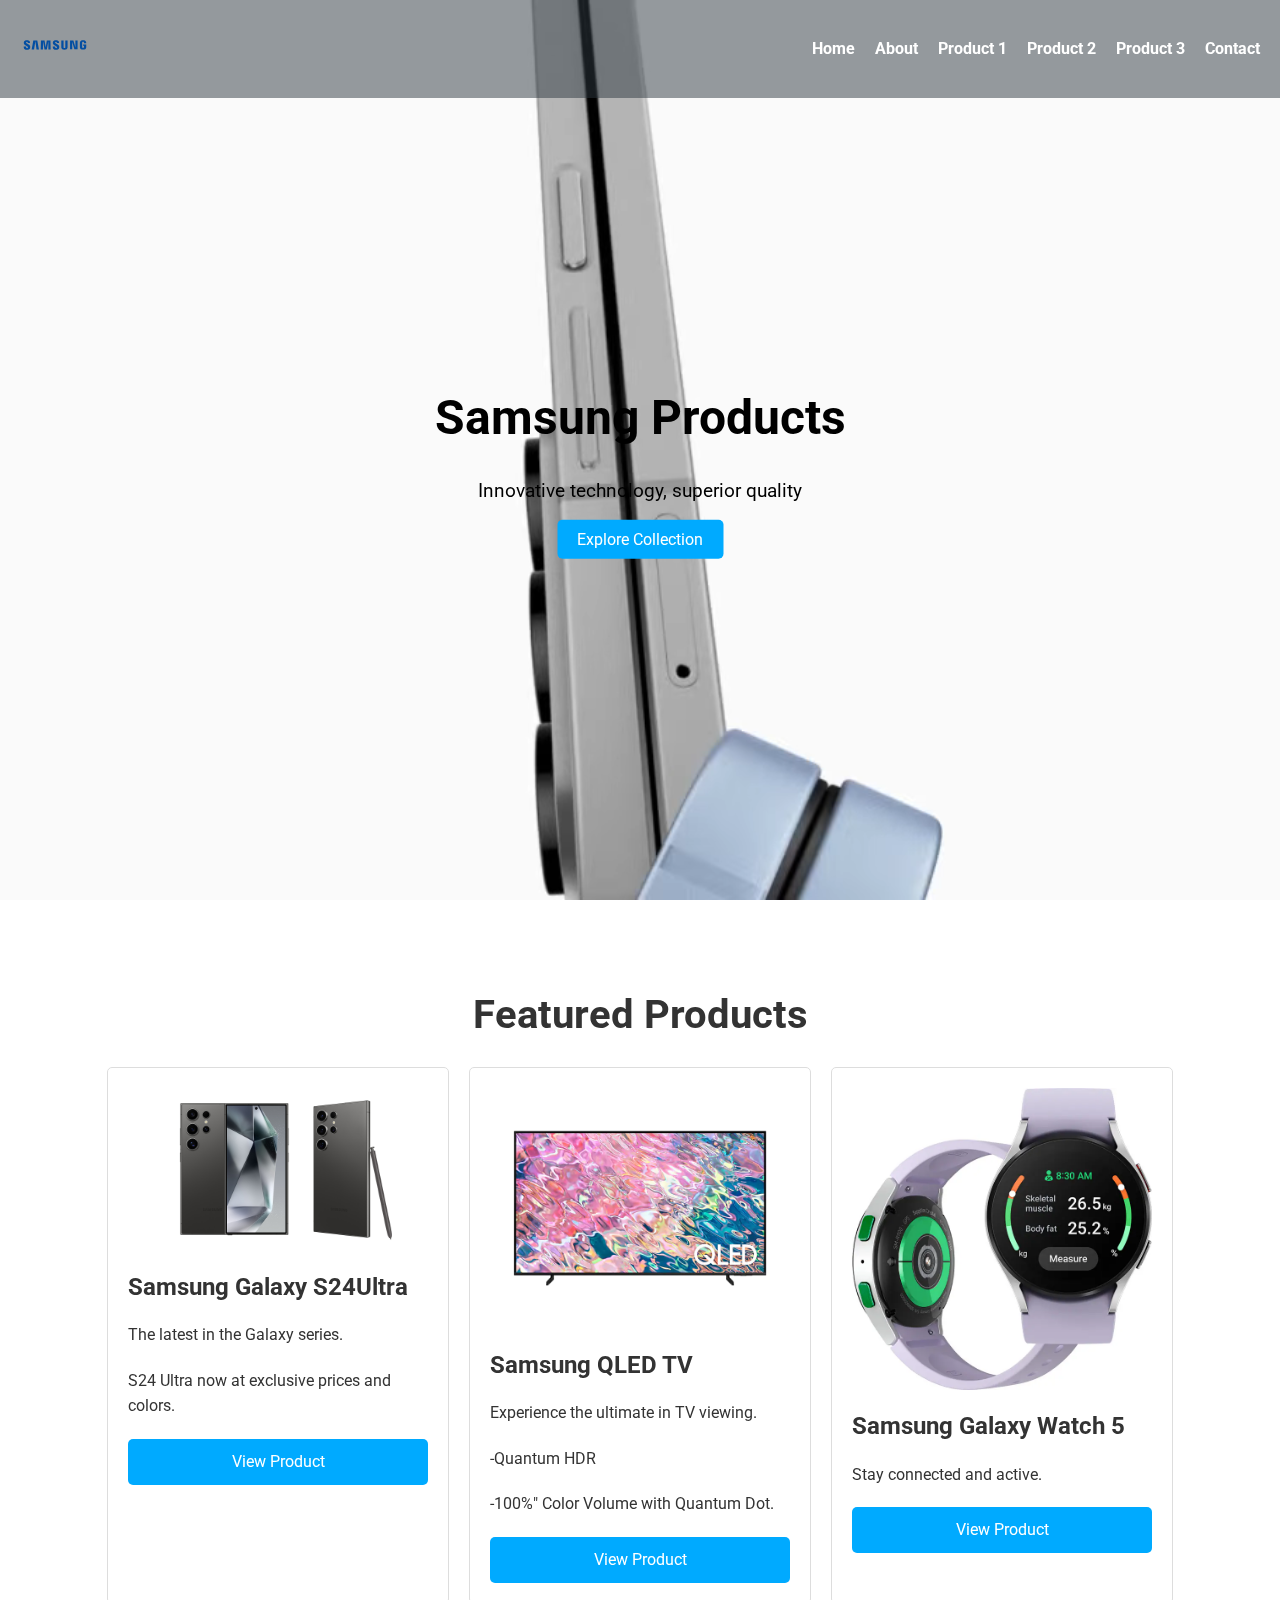
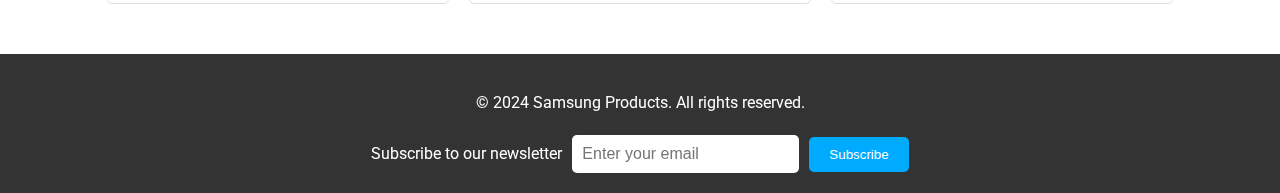
<file: cssProject/index.html>
<!DOCTYPE html>
<html lang="en">
<head>
    <meta charset="UTF-8">
    <meta name="viewport" content="width=device-width, initial-scale=1.0">
    <title>Samsung Products</title>
    <link rel="stylesheet" href="styles.css">
    <link href="https://fonts.googleapis.com/css2?family=Roboto:wght@400;700&display=swap" rel="stylesheet">
</head>
<body>
    <header>
        <div class="video-container">
            <video autoplay muted loop id="bg-video">
                <source src="b.webm" type="video/webm">
                Your browser does not support HTML5 video.
            </video>
        </div>
        <nav>
            <div class="logo">
                <img src="samsung-logo.svg" alt="Samsung Logo">
            </div>
            <ul>
                <li><a href="index.html">Home</a></li>
                <li><a href="about.html">About</a></li>
                <li><a href="product1.html">Product 1</a></li>
                <li><a href="product2.html">Product 2</a></li>
                <li><a href="product3.html">Product 3</a></li>
                <li><a href="contact.html">Contact</a></li>
            </ul>
        </nav>
        <div class="hero-content">
            <h1>Samsung Products</h1>
            <p>Innovative technology, superior quality</p>
            <a href="product1.html" class="cta">Explore Collection</a>
        </div>
    </header>
    <main>
        <section class="featured-products">
            <h2>Featured Products</h2>
            <div class="product-grid">
                <article>
                    <img src="S24Ultra.jpg" alt="Product 1">
                    <h3>Samsung Galaxy S24Ultra</h3>
                    <p>The latest in the Galaxy series.</p>
                    <p>S24 Ultra now at exclusive prices and colors.</p>
                    <a href="product1.html" class="cta">View Product</a>
                </article>
                <article>
                    <img src="qled.webp" alt="Product 2">
                    <h3>Samsung QLED TV</h3>
                    <p>Experience the ultimate in TV viewing.</p>
                    <p>-Quantum HDR

                       </p>
                        <p>

                            -100%" Color Volume with Quantum Dot.</p>

                    <a href="product2.html" class="cta">View Product</a>
                </article>
                <article>
                    <img src="galaxy-watch5.webp" alt="Product 3">
                    <h3>Samsung Galaxy Watch 5</h3>
                    <p>Stay connected and active.</p>
                    <a href="product3.html" class="cta">View Product</a>
                </article>
            </div>
        </section>
    </main>
    <footer>
        <div class="footer-content">
            <p>&copy; 2024 Samsung Products. All rights reserved.</p>
            <form>
                <label for="email">Subscribe to our newsletter</label>
                <input type="email" id="email" name="email" placeholder="Enter your email">
                <button type="submit">Subscribe</button>
            </form>
        </div>
    </footer>
</body>
</html>
</file>
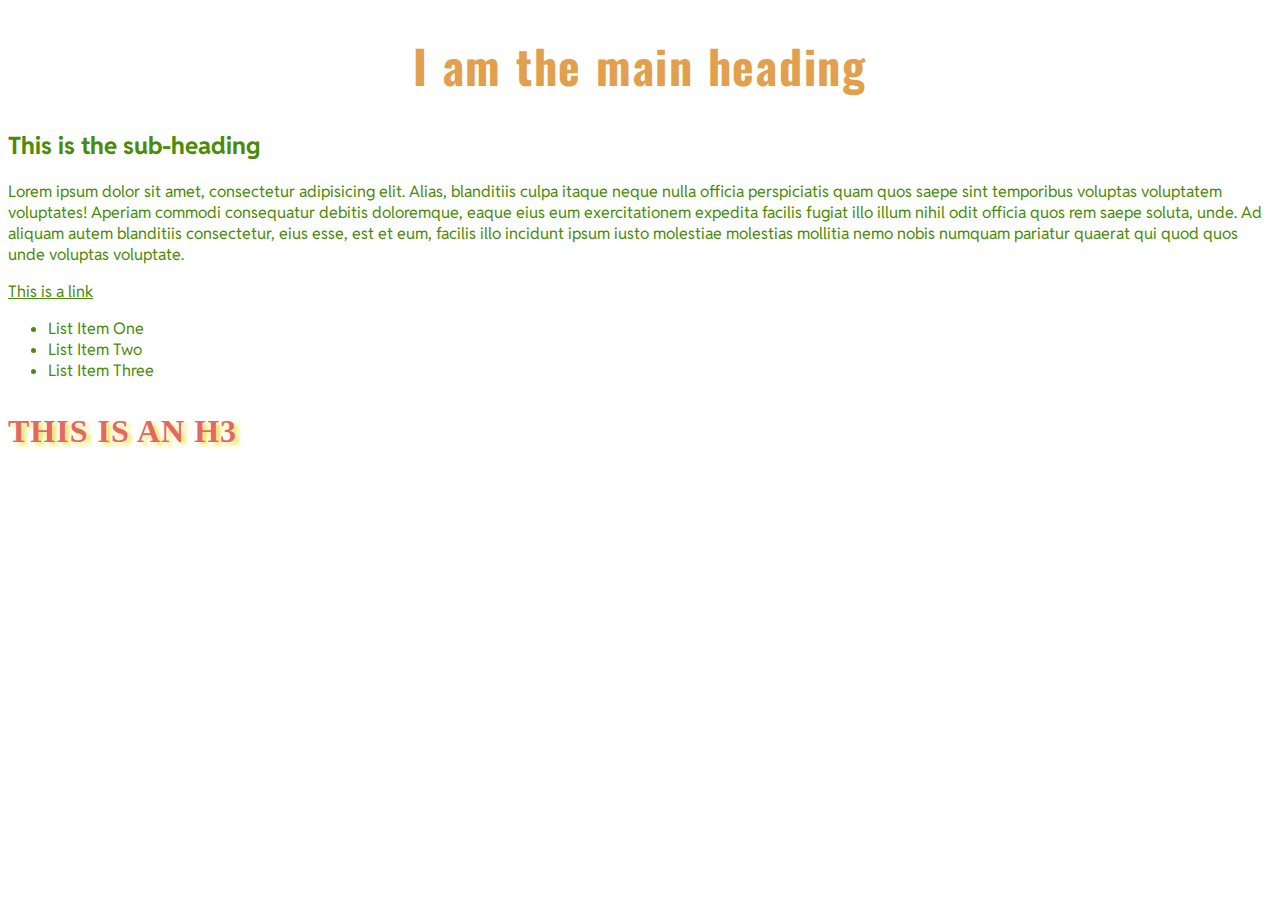
<file: lab-2/index.html>
<!doctype html>
<html lang="en">
  <head>
    <!--
    If in pairs add names here
    -->
    <meta charset="utf-8">
    <meta name="viewport" content="width=device-width, initial-scale=1">
    <meta name="description" content="This is the HTML for Lab Two">
    <title>Lab Two</title>
    <meta name="robots" content="noindex, nofollow">
    <!-- Step one -->

    <link rel="stylesheet" href="./css/style.css">
    <link rel="preconnect" href="https://fonts.googleapis.com">
<link rel="preconnect" href="https://fonts.gstatic.com" crossorigin>
<link href="https://fonts.googleapis.com/css2?family=Oswald:wght@200..700&family=Reddit+Sans:ital,wght@0,200..900;1,200..900&display=swap" rel="stylesheet">
  </head>
  <body>
    <!-- Step two & three -->
    <h1>I am the main heading</h1>
    <h2>This is the sub-heading</h2>
    <!-- Step four & five -->
    <p>Lorem ipsum dolor sit amet, consectetur adipisicing elit. Alias, blanditiis culpa itaque neque nulla officia perspiciatis quam quos saepe sint temporibus voluptas voluptatem voluptates! Aperiam commodi consequatur debitis doloremque, eaque eius eum exercitationem expedita facilis fugiat illo illum nihil odit officia quos rem saepe soluta, unde. Ad aliquam autem blanditiis consectetur, eius esse, est et eum, facilis illo incidunt ipsum iusto molestiae molestias mollitia nemo nobis numquam pariatur quaerat qui quod quos unde voluptas voluptate.</p>
    <a href="#">This is a link</a>
    <ul>
      <li>List Item One</li>
      <li>List Item Two</li>
      <li>List Item Three</li>
    </ul>
    <!-- Step six -->
    <h3>This is an h3</h3>
  </body>
</html>
</file>
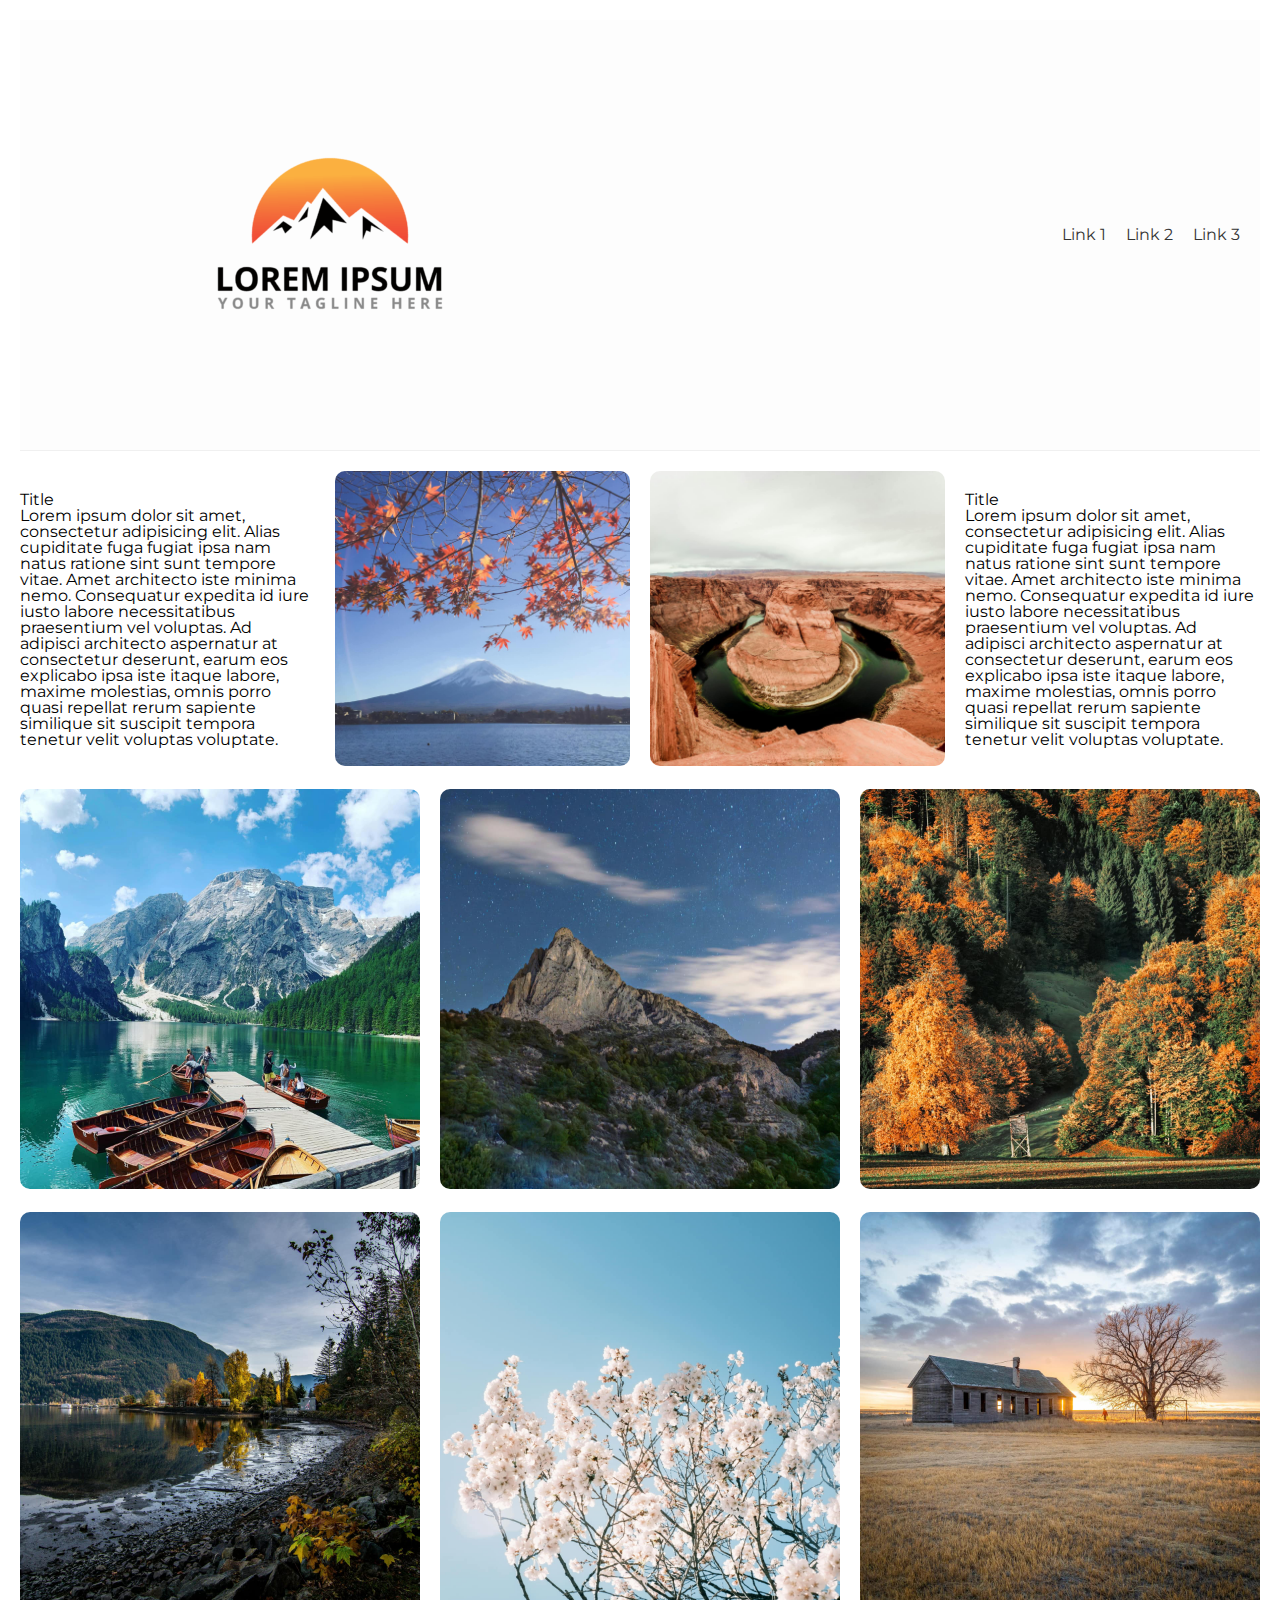
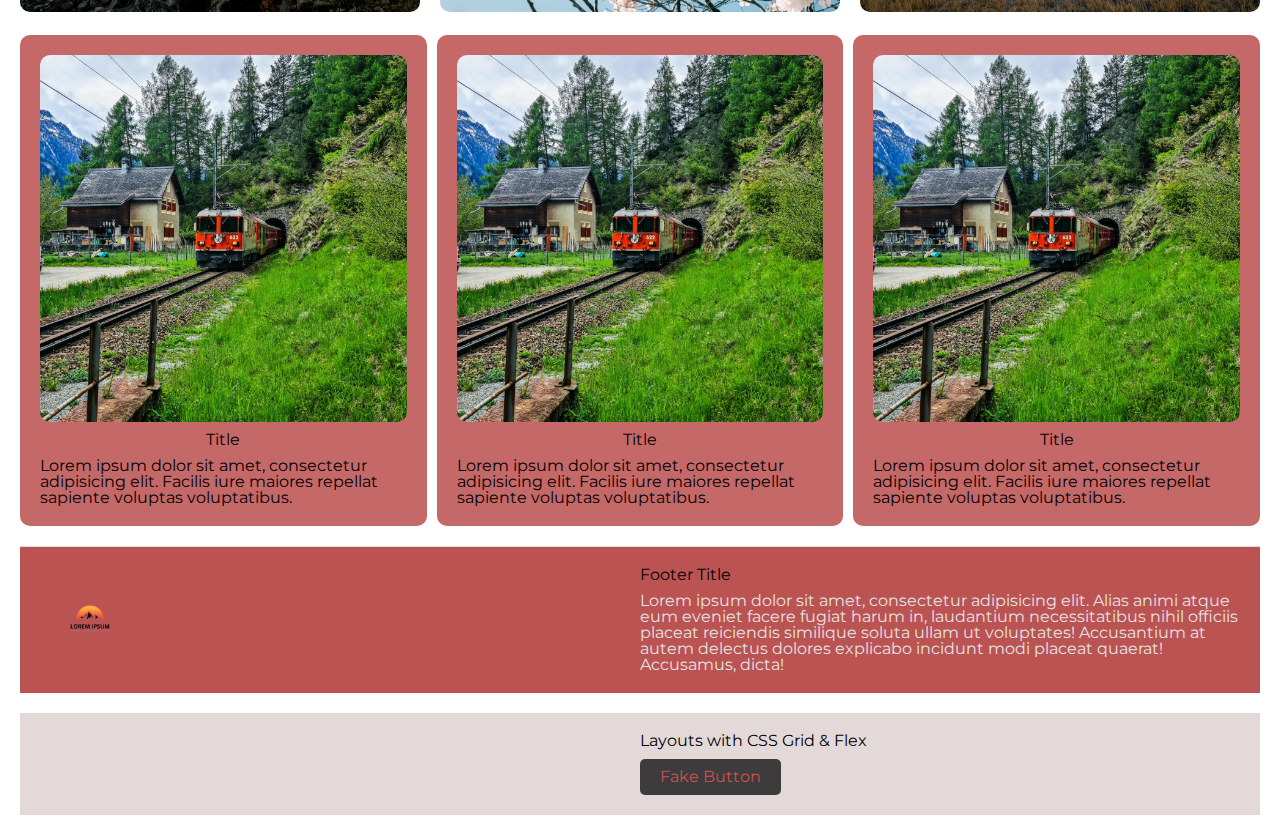
<file: week-4-student/index.html>
<!doctype html>
<html lang="en">
    <head>
        <meta charset="utf-8">
        <meta name="viewport" content="width=device-width, initial-scale=1">
        <meta name="description" content="This week we will be creating our layouts using CSS Grid and CSS Flexbox">
        <meta name="robots" content="noindex, nofollow">
        <title>Week 4 | CSS Grid & Flexbox</title>
        <!-- Add our fonts -->
        <link rel="preconnect" href="https://fonts.googleapis.com">
        <link rel="preconnect" href="https://fonts.gstatic.com" crossorigin>
        <link href="https://fonts.googleapis.com/css2?family=Montserrat:ital,wght@0,100..900;1,100..900&family=Roboto:ital,wght@0,100;0,300;0,400;0,500;0,700;0,900;1,100;1,300;1,400;1,500;1,700;1,900&display=swap" rel="stylesheet">
        <!-- Add our CSS -->
        <link rel="stylesheet" href="./css/reset.css">
        <link rel="stylesheet" href="./css/style.css">
    </head>
    <!-- we will be making the body element a grid container -->
    <body>
        <!-- we will be using flex for our header -->
        <header>
            <div>
                <a href="index.html"><img src="./img/logo.png" alt="header logo"></a>
            </div>
            <nav>
                <menu>
                    <li><a href="#">Link 1</a></li>
                    <li><a href="#">Link 2</a></li>
                    <li><a href="#">Link 3</a></li>
                </menu>
            </nav>
        </header>
        <section class="lesson-masthead">
            <div></div>
            <div>
                <h1>Layouts with CSS Grid & Flex</h1>
                <a href="#">Fake Button</a>
            </div>
        </section>
        <main>
            <section>
                <!-- text -->
                <div>
                    <h3>Title</h3>
                    <p>Lorem ipsum dolor sit amet, consectetur adipisicing elit. Alias cupiditate fuga fugiat ipsa nam natus ratione sint sunt tempore vitae. Amet architecto iste minima nemo. Consequatur expedita id iure iusto labore necessitatibus praesentium vel voluptas. Ad adipisci architecto aspernatur at consectetur deserunt, earum eos explicabo ipsa iste itaque labore, maxime molestias, omnis porro quasi repellat rerum sapiente similique sit suscipit tempora tenetur velit voluptas voluptate.</p>
                </div>
                <!-- image -->
                <div>
                    <img src="./img/2.jpg" alt="image 2">
                </div>
            </section>
            <section>
                <!-- image -->
                <div>
                    <img src="./img/3.jpg" alt="image 3">
                </div>
                <!-- text -->
                <div>
                    <h3>Title</h3>
                    <p>Lorem ipsum dolor sit amet, consectetur adipisicing elit. Alias cupiditate fuga fugiat ipsa nam natus ratione sint sunt tempore vitae. Amet architecto iste minima nemo. Consequatur expedita id iure iusto labore necessitatibus praesentium vel voluptas. Ad adipisci architecto aspernatur at consectetur deserunt, earum eos explicabo ipsa iste itaque labore, maxime molestias, omnis porro quasi repellat rerum sapiente similique sit suscipit tempora tenetur velit voluptas voluptate.</p>
                </div>
            </section>
            <section>
                <!-- six images -->
                <div>
                    <img src="./img/4.jpg" alt="sample image">
                </div>
                <div>
                    <img src="./img/5.jpg" alt="sample image">
                </div>
                <div>
                    <img src="./img/6.jpg" alt="sample image">
                </div>
                <div>
                    <img src="./img/7.jpg" alt="sample image">
                </div>
                <div>
                    <img src="./img/8.jpg" alt="sample image">
                </div>
                <div>
                    <img src="./img/9.jpg" alt="sample image">
                </div>
            </section>
        </main>
        <aside>
            <article>
                <img src="./img/10.jpg" alt="sample image">
                <h4>Title</h4>
                <p>Lorem ipsum dolor sit amet, consectetur adipisicing elit. Facilis iure maiores repellat sapiente voluptas voluptatibus.</p>
            </article>
            <article>
                <img src="./img/10.jpg" alt="sample image">
                <h4>Title</h4>
                <p>Lorem ipsum dolor sit amet, consectetur adipisicing elit. Facilis iure maiores repellat sapiente voluptas voluptatibus.</p>
            </article>
            <article>
                <img src="./img/10.jpg" alt="sample image">
                <h4>Title</h4>
                <p>Lorem ipsum dolor sit amet, consectetur adipisicing elit. Facilis iure maiores repellat sapiente voluptas voluptatibus.</p>
            </article>
        </aside>
        <footer>
            <div>
                <a href="index.html"><img src="./img/logo.png" alt="footer logo"></a>
            </div>
            <div>
                <h6>Footer Title</h6>
                <p>Lorem ipsum dolor sit amet, consectetur adipisicing elit. Alias animi atque eum eveniet facere fugiat harum in, laudantium necessitatibus nihil officiis placeat reiciendis similique soluta ullam ut voluptates! Accusantium at autem delectus dolores explicabo incidunt modi placeat quaerat! Accusamus, dicta!</p>
            </div>
        </footer>
    </body>
</html>
</file>
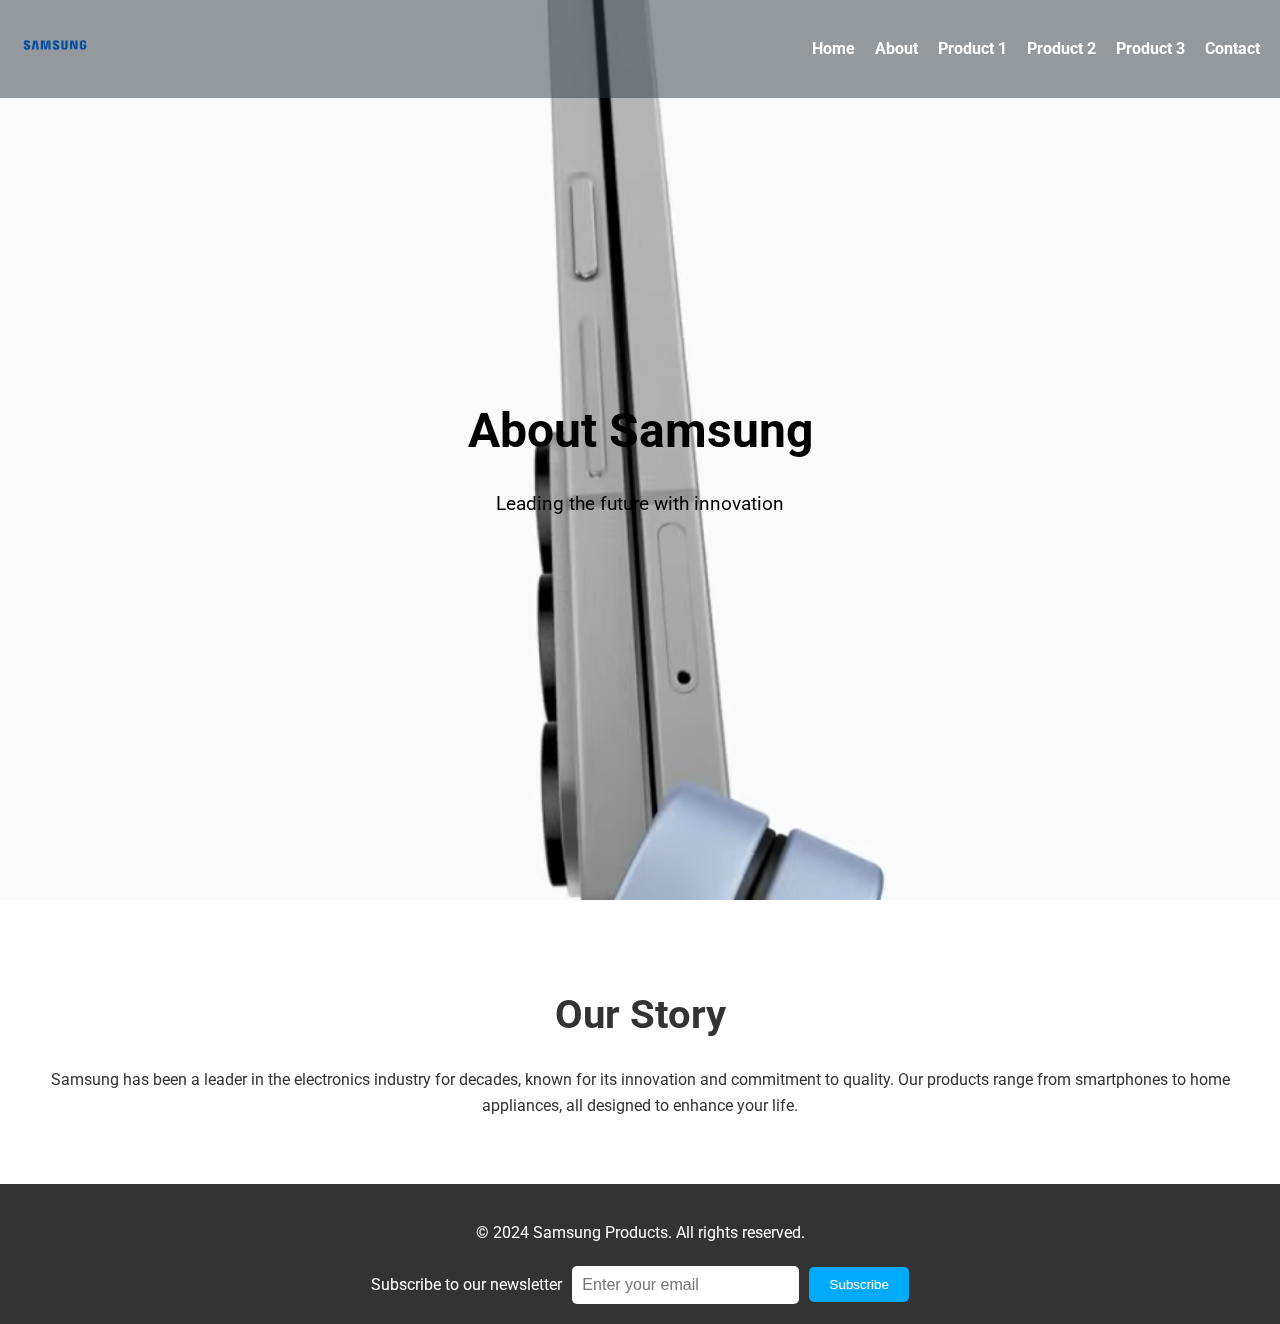
<file: cssProject/about.html>
<!DOCTYPE html>
<html lang="en">
<head>
    <meta charset="UTF-8">
    <meta name="viewport" content="width=device-width, initial-scale=1.0">
    <title>About Samsung</title>
    <link rel="stylesheet" href="styles.css">
    <link href="https://fonts.googleapis.com/css2?family=Roboto:wght@400;700&display=swap" rel="stylesheet">
</head>
<body>
    <header>
        <div class="video-container">
            <video autoplay muted loop id="bg-video">
                <source src="b.webm" type="video/webm">
                Your browser does not support HTML5 video.
            </video>
        </div>
        <nav>
            <div class="logo">
                <img src="samsung-logo.svg" alt="Samsung Logo">
            </div>
            <ul>
                <li><a href="index.html">Home</a></li>
                <li><a href="about.html">About</a></li>
                <li><a href="product1.html">Product 1</a></li>
                <li><a href="product2.html">Product 2</a></li>
                <li><a href="product3.html">Product 3</a></li>
                <li><a href="contact.html">Contact</a></li>
            </ul>
        </nav>
        <div class="hero-content">
            <h1>About Samsung</h1>
            <p>Leading the future with innovation</p>
        </div>
    </header>
    <main>
        <section class="about-content">
            <h2>Our Story</h2>
            <p>Samsung has been a leader in the electronics industry for decades, known for its innovation and commitment to quality. Our products range from smartphones to home appliances, all designed to enhance your life.</p>
        </section>
    </main>
    <footer>
        <div class="footer-content">
            <p>&copy; 2024 Samsung Products. All rights reserved.</p>
            <form>
                <label for="email">Subscribe to our newsletter</label>
                <input type="email" id="email" name="email" placeholder="Enter your email">
                <button type="submit">Subscribe</button>
            </form>
        </div>
    </footer>
</body>
</html>
</file>
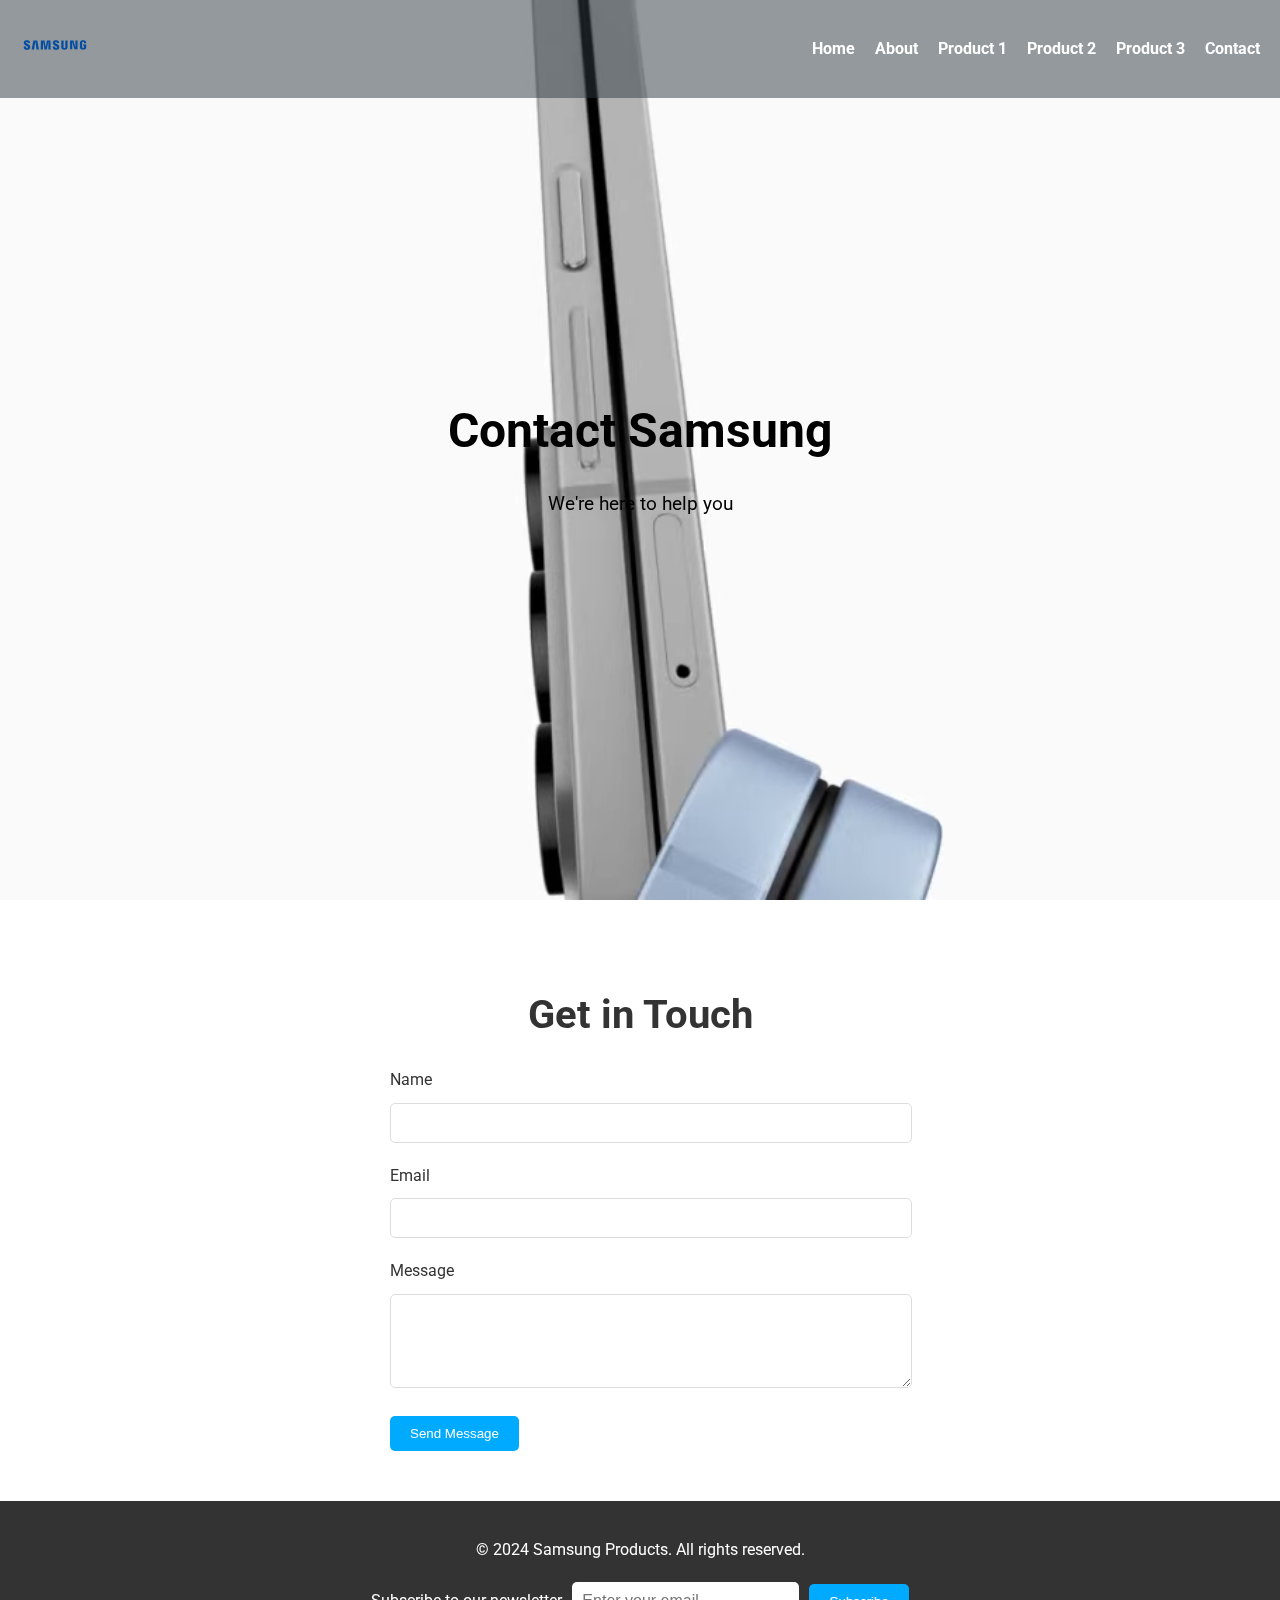
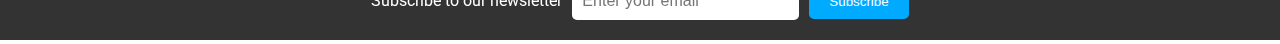
<file: cssProject/contact.html>
<!DOCTYPE html>
<html lang="en">
<head>
    <meta charset="UTF-8">
    <meta name="viewport" content="width=device-width, initial-scale=1.0">
    <title>Contact Samsung</title>
    <link rel="stylesheet" href="styles.css">
    <link href="https://fonts.googleapis.com/css2?family=Roboto:wght@400;700&display=swap" rel="stylesheet">
</head>
<body>
    <header>
        <div class="video-container">
            <video autoplay muted loop id="bg-video">
                <source src="b.webm" type="video/webm">
                Your browser does not support HTML5 video.
            </video>
        </div>
        <nav>
            <div class="logo">
                <img src="samsung-logo.svg" alt="Samsung Logo">
            </div>
            <ul>
                <li><a href="index.html">Home</a></li>
                <li><a href="about.html">About</a></li>
                <li><a href="product1.html">Product 1</a></li>
                <li><a href="product2.html">Product 2</a></li>
                <li><a href="product3.html">Product 3</a></li>
                <li><a href="contact.html">Contact</a></li>
            </ul>
        </nav>
        <div class="hero-content">
            <h1>Contact Samsung</h1>
            <p>We're here to help you</p>
        </div>
    </header>
    <main>
        <section class="contact-form">
            <h2>Get in Touch</h2>
            <form>
                <label for="name">Name</label>
                <input type="text" id="name" name="name" required>
                <label for="email">Email</label>
                <input type="email" id="email" name="email" required>
                <label for="message">Message</label>
                <textarea id="message" name="message" rows="4" required></textarea>
                <button type="submit">Send Message</button>
            </form>
        </section>
    </main>
    <footer>
        <div class="footer-content">
            <p>&copy; 2024 Samsung Products. All rights reserved.</p>
            <form>
                <label for="email">Subscribe to our newsletter</label>
                <input type="email" id="email" name="email" placeholder="Enter your email">
                <button type="submit">Subscribe</button>
            </form>
        </div>
    </footer>
</body>
</html>
</file>
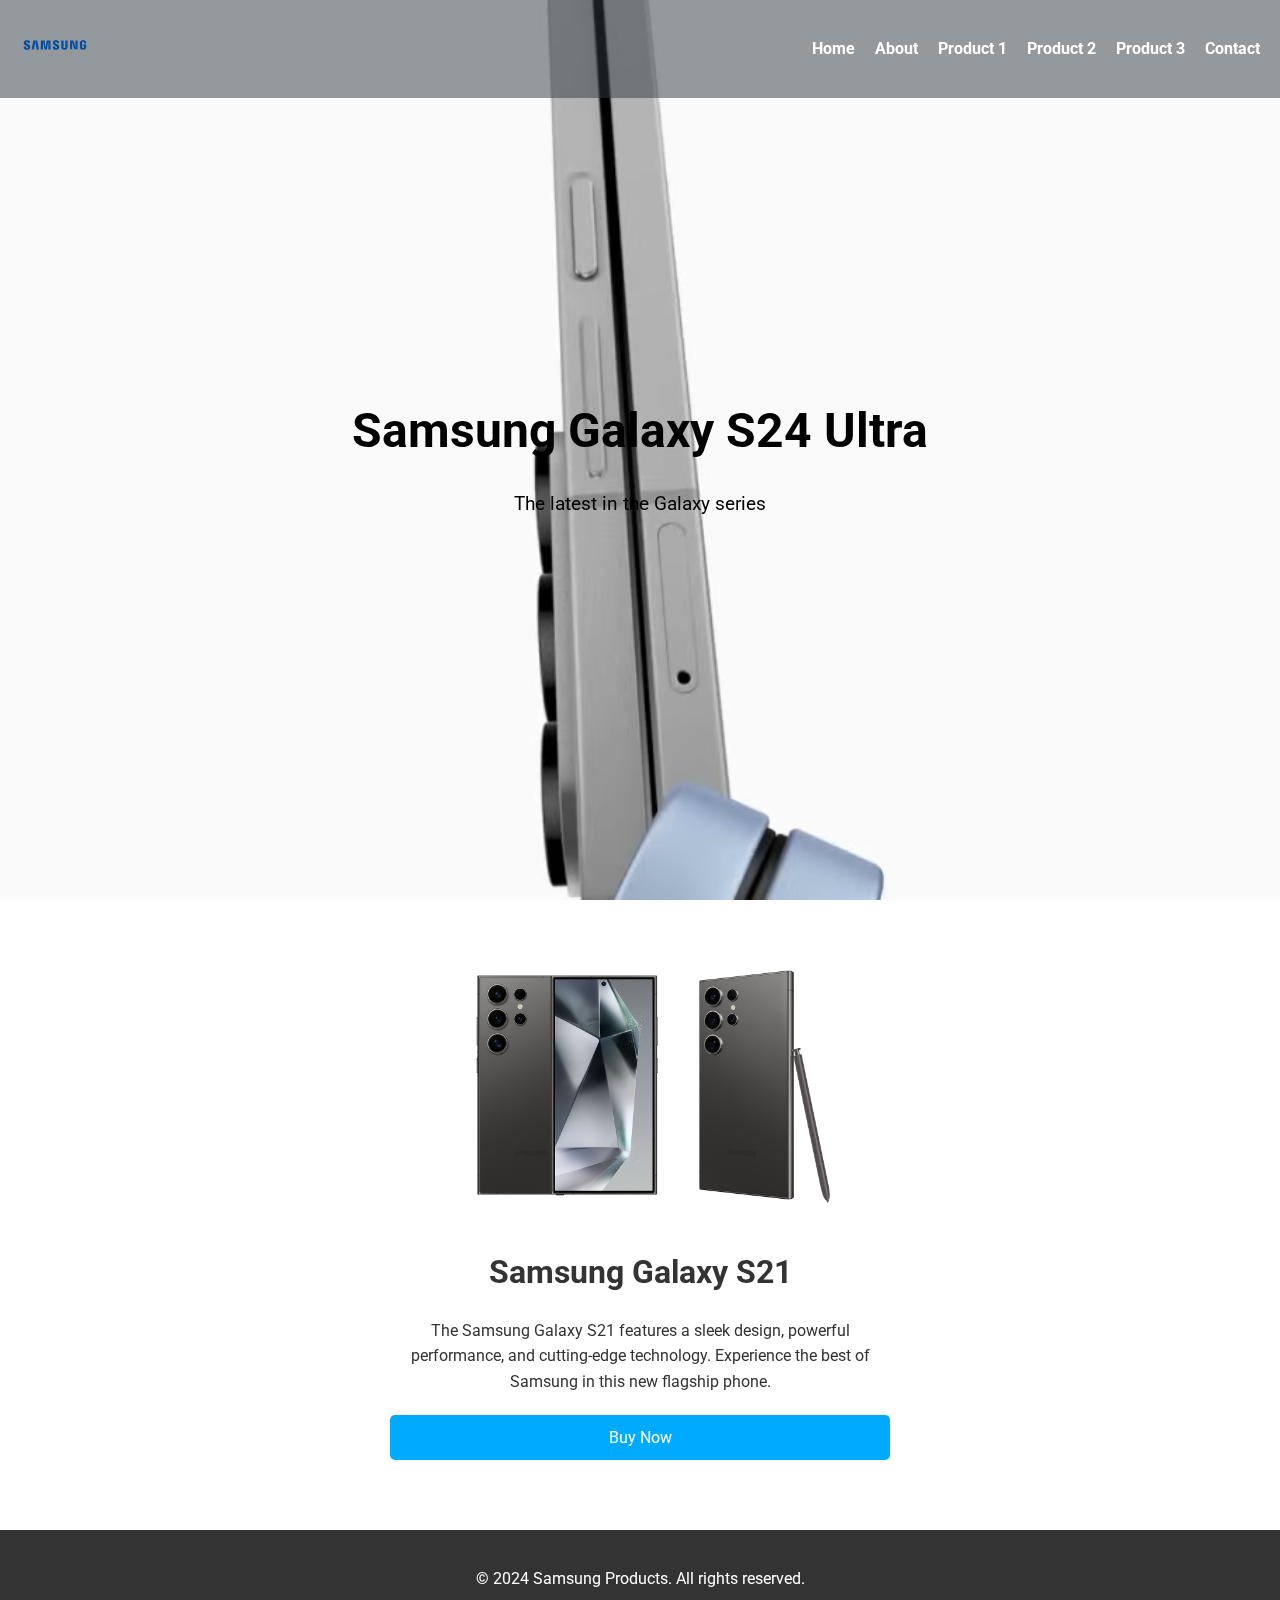
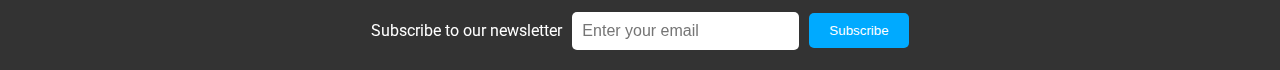
<file: cssProject/product1.html>
<!DOCTYPE html>
<html lang="en">
<head>
    <meta charset="UTF-8">
    <meta name="viewport" content="width=device-width, initial-scale=1.0">
    <title>Samsung Galaxy S21</title>
    <link rel="stylesheet" href="styles.css">
    <link href="https://fonts.googleapis.com/css2?family=Roboto:wght@400;700&display=swap" rel="stylesheet">
</head>
<body>
    <header>
        <div class="video-container">
            <video autoplay muted loop id="bg-video">
                <source src="b.webm" type="video/webm">
                Your browser does not support HTML5 video.
            </video>
        </div>
        <nav>
            <div class="logo">
                <img src="samsung-logo.svg" alt="Samsung Logo">
            </div>
            <ul>
                <li><a href="index.html">Home</a></li>
                <li><a href="about.html">About</a></li>
                <li><a href="product1.html">Product 1</a></li>
                <li><a href="product2.html">Product 2</a></li>
                <li><a href="product3.html">Product 3</a></li>
                <li><a href="contact.html">Contact</a></li>
            </ul>
        </nav>
        <div class="hero-content">
            <h1>Samsung Galaxy S24 Ultra</h1>
            <p>The latest in the Galaxy series</p>
        </div>
    </header>
    <main>
        <section class="product-details">
            <img src="S24Ultra.jpg" alt="Samsung Galaxy S21">
            <div class="product-info">
                <h2>Samsung Galaxy S21</h2>
                <p>The Samsung Galaxy S21 features a sleek design, powerful performance, and cutting-edge technology. Experience the best of Samsung in this new flagship phone.</p>
                <a href="#" class="cta">Buy Now</a>
            </div>
        </section>
    </main>
    <footer>
        <div class="footer-content">
            <p>&copy; 2024 Samsung Products. All rights reserved.</p>
            <form>
                <label for="email">Subscribe to our newsletter</label>
                <input type="email" id="email" name="email" placeholder="Enter your email">
                <button type="submit">Subscribe</button>
            </form>
        </div>
    </footer>
</body>
</html>
</file>
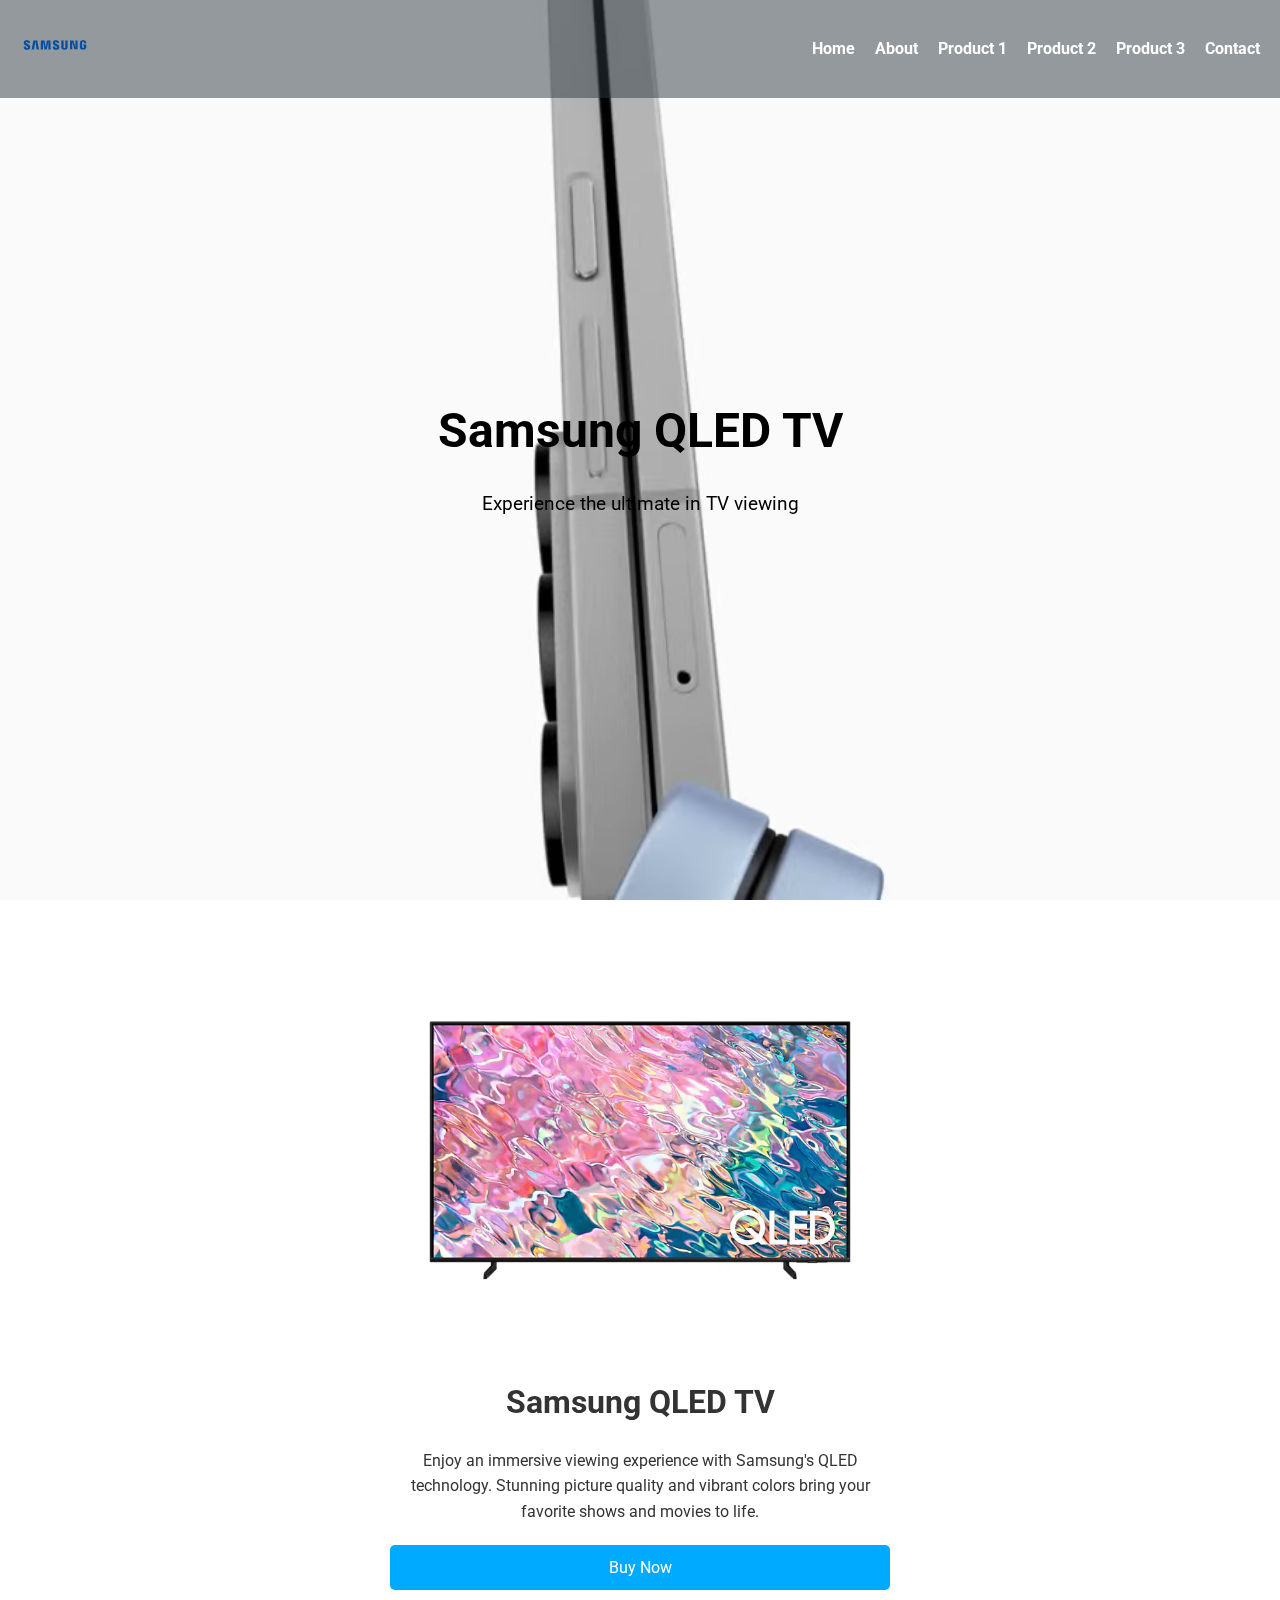
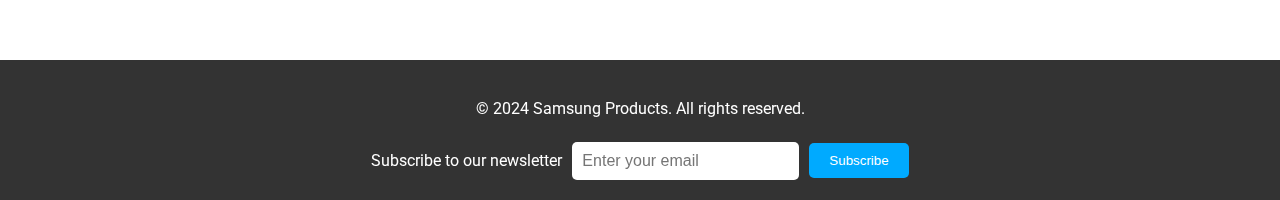
<file: cssProject/product2.html>
<!DOCTYPE html>
<html lang="en">
<head>
    <meta charset="UTF-8">
    <meta name="viewport" content="width=device-width, initial-scale=1.0">
    <title>Samsung QLED TV</title>
    <link rel="stylesheet" href="styles.css">
    <link href="https://fonts.googleapis.com/css2?family=Roboto:wght@400;700&display=swap" rel="stylesheet">
</head>
<body>
    <header>
        <div class="video-container">
            <video autoplay muted loop id="bg-video">
                <source src="b.webm" type="video/webm">
                Your browser does not support HTML5 video.
            </video>
        </div>
        <nav>
            <div class="logo">
                <img src="samsung-logo.svg" alt="Samsung Logo">
            </div>
            <ul>
                <li><a href="index.html">Home</a></li>
                <li><a href="about.html">About</a></li>
                <li><a href="product1.html">Product 1</a></li>
                <li><a href="product2.html">Product 2</a></li>
                <li><a href="product3.html">Product 3</a></li>
                <li><a href="contact.html">Contact</a></li>
            </ul>
        </nav>
        <div class="hero-content">
            <h1>Samsung QLED TV</h1>
            <p>Experience the ultimate in TV viewing</p>
        </div>
    </header>
    <main>
        <section class="product-details">
            <img src="qled.webp" alt="Samsung QLED TV">
            <div class="product-info">
                <h2>Samsung QLED TV</h2>
                <p>Enjoy an immersive viewing experience with Samsung's QLED technology. Stunning picture quality and vibrant colors bring your favorite shows and movies to life.</p>
                <a href="#" class="cta">Buy Now</a>
            </div>
        </section>
    </main>
    <footer>
        <div class="footer-content">
            <p>&copy; 2024 Samsung Products. All rights reserved.</p>
            <form>
                <label for="email">Subscribe to our newsletter</label>
                <input type="email" id="email" name="email" placeholder="Enter your email">
                <button type="submit">Subscribe</button>
            </form>
        </div>
    </footer>
</body>
</html>
</file>
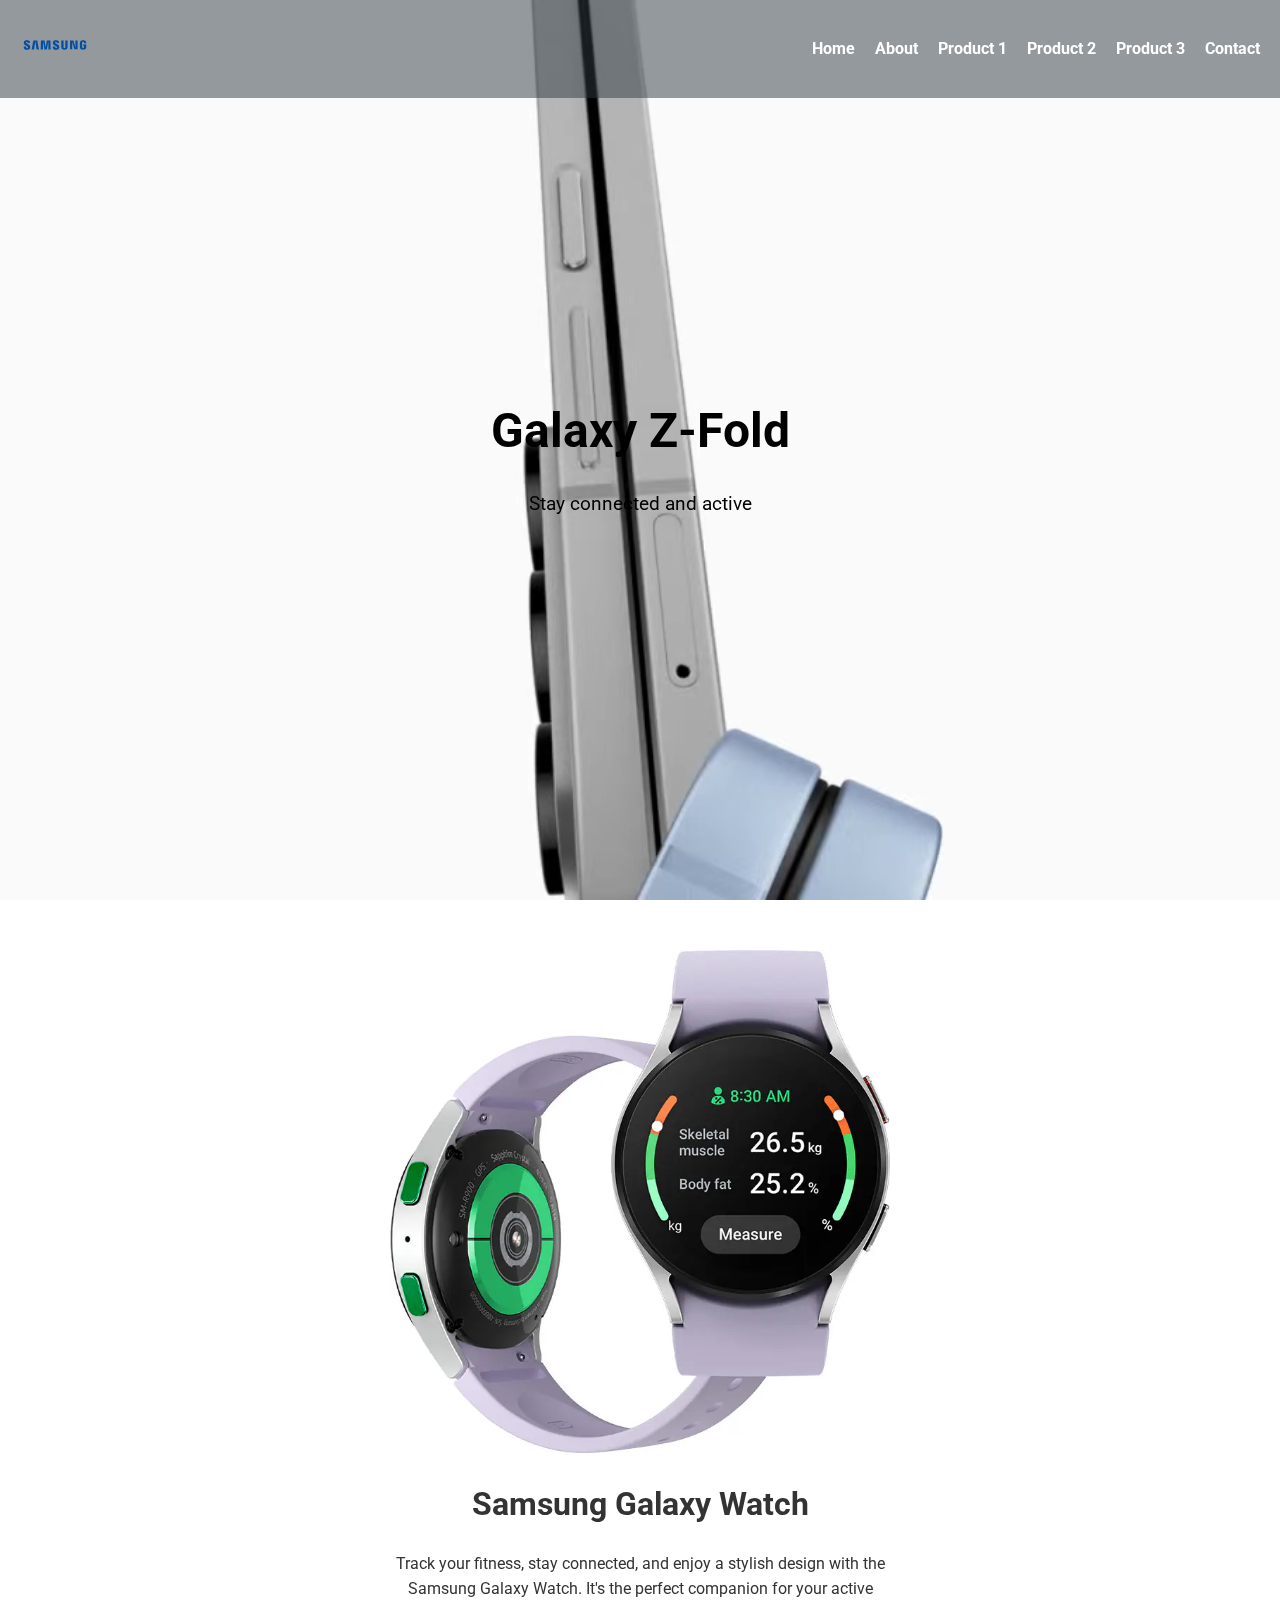
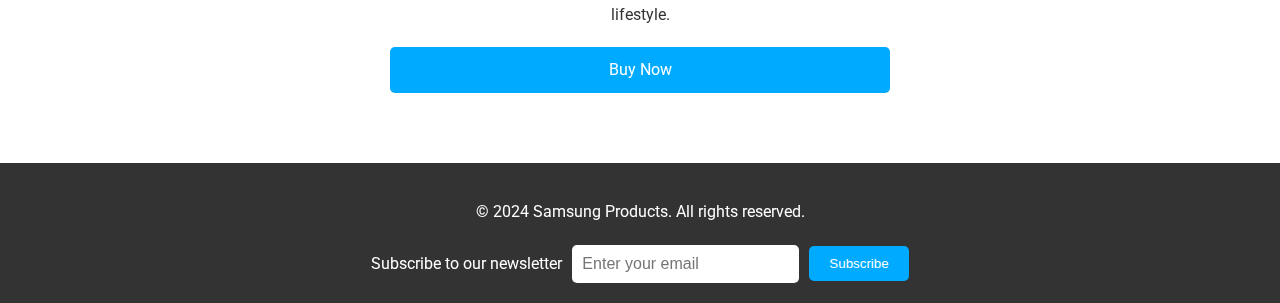
<file: cssProject/product3.html>
<!DOCTYPE html>
<html lang="en">
<head>
    <meta charset="UTF-8">
    <meta name="viewport" content="width=device-width, initial-scale=1.0">
    <title>Samsung Galaxy Watch</title>
    <link rel="stylesheet" href="styles.css">
    <link href="https://fonts.googleapis.com/css2?family=Roboto:wght@400;700&display=swap" rel="stylesheet">
</head>
<body>
    <header>
        <div class="video-container">
            <video autoplay muted loop id="bg-video">
                <source src="b.webm" type="video/webm">
                Your browser does not support HTML5 video.
            </video>
        </div>
        <nav>
            <div class="logo">
                <img src="samsung-logo.svg" alt="Samsung Logo">
            </div>
            <ul>
                <li><a href="index.html">Home</a></li>
                <li><a href="about.html">About</a></li>
                <li><a href="product1.html">Product 1</a></li>
                <li><a href="product2.html">Product 2</a></li>
                <li><a href="product3.html">Product 3</a></li>
                <li><a href="contact.html">Contact</a></li>
            </ul>
        </nav>
        <div class="hero-content">
            <h1>Galaxy Z-Fold</h1>
            <p>Stay connected and active</p>
        </div>
    </header>
    <main>
        <section class="product-details">
            <img src="galaxy-watch5.webp" alt="Samsung Galaxy Watch">
            <div class="product-info">
                <h2>Samsung Galaxy Watch</h2>
                <p>Track your fitness, stay connected, and enjoy a stylish design with the Samsung Galaxy Watch. It's the perfect companion for your active lifestyle.</p>
                <a href="#" class="cta">Buy Now</a>
            </div>
        </section>
    </main>
    <footer>
        <div class="footer-content">
            <p>&copy; 2024 Samsung Products. All rights reserved.</p>
            <form>
                <label for="email">Subscribe to our newsletter</label>
                <input type="email" id="email" name="email" placeholder="Enter your email">
                <button type="submit">Subscribe</button>
            </form>
        </div>
    </footer>
</body>
</html>
</file>
<file: cssProject/styles.css>
body {
    font-family: 'Roboto', sans-serif;
    margin: 0;
    padding: 0;
    box-sizing: border-box;
    color: #333;
    line-height: 1.6;
}

header {
    position: relative;
    height: 100vh;
    color: rgb(238, 227, 227);
    text-align: center;
    overflow: hidden;
}

.video-container {
    position: absolute;
    top: 0;
    left: 0;
    width: 100%;
    height: 100%;
    z-index: -1;
}

#bg-video {
    width: 100%;
    height: 100%;
    object-fit: cover;
}

nav {
    display: flex;
    justify-content: space-between;
    align-items: center;
    padding: 20px;
    background: rgba(45, 56, 63, 0.5);
}

nav .logo img {
    height: 50px;
}

nav ul {
    list-style: none;
    display: flex;
    gap: 20px;
    margin: 0;
    padding: 0;
}

nav ul li a {
    color: white;
    text-decoration: none;
    font-weight: bold;
    transition: color 0.3s;
}

nav ul li a:hover {
    color: #00aaff;
}

.hero-content {
    position: absolute;
    top: 50%;
    left: 50%;
    transform: translate(-50%, -50%);
    color: black;
}

.hero-content h1 {
    font-size: 3rem;
    margin-bottom: 10px;
}

.hero-content p {
    font-size: 1.2rem;
    margin-bottom: 20px;
}

.hero-content .cta {
    background-color: #00aaff;
    color: white;
    padding: 10px 20px;
    text-decoration: none;
    border-radius: 5px;
    transition: background-color 0.3s;
}

.hero-content .cta:hover {
    background-color: #0077cc;
}

main .featured-products, main .about-content, main .product-details, main .contact-form {
    padding: 50px 20px;
    text-align: center;
}

main .featured-products h2, main .about-content h2, main .product-details h2, main .contact-form h2 {
    font-size: 2.5rem;
    margin-bottom: 20px;
}

main .product-grid {
    display: flex;
    justify-content: center;
    gap: 20px;
}

main .product-grid article {
    background: white;
    border: 1px solid #ddd;
    border-radius: 5px;
    padding: 20px;
    max-width: 300px;
    text-align: left;
}

main .product-grid img {
    width: 100%;
    border-radius: 5px;
}

main .product-grid h3 {
    font-size: 1.5rem;
    margin: 10px 0;
}

main .product-grid p {
    margin-bottom: 20px;
}

main .product-grid .cta {
    display: block;
    background-color: #00aaff;
    color: white;
    text-decoration: none;
    text-align: center;
    padding: 10px 0;
    border-radius: 5px;
    transition: background-color 0.3s;
}

main .product-grid .cta:hover {
    background-color: #0077cc;
}

main .product-details img {
    width: 100%;
    max-width: 500px;
    margin: 0 auto;
    display: block;
    border-radius: 5px;
}

main .product-info {
    max-width: 500px;
    margin: 20px auto;
}

main .product-info h2 {
    font-size: 2rem;
    margin-bottom: 20px;
}

main .product-info p {
    margin-bottom: 20px;
}

main .product-info .cta {
    display: block;
    background-color: #00aaff;
    color: white;
    text-decoration: none;
    text-align: center;
    padding: 10px 0;
    border-radius: 5px;
    transition: background-color 0.3s;
}

main .product-info .cta:hover {
    background-color: #0077cc;
}

main .contact-form form {
    max-width: 500px;
    margin: 0 auto;
    text-align: left;
}

main .contact-form form label {
    display: block;
    margin-bottom: 10px;
}

main .contact-form form input, main .contact-form form textarea {
    width: 100%;
    padding: 10px;
    margin-bottom: 20px;
    border: 1px solid #ddd;
    border-radius: 5px;
    font-size: 1rem;
}

main .contact-form form button {
    background-color: #00aaff;
    color: white;
    padding: 10px 20px;
    border: none;
    border-radius: 5px;
    cursor: pointer;
    transition: background-color 0.3s;
}

main .contact-form form button:hover {
    background-color: #0077cc;
}

footer {
    background: #333;
    color: white;
    padding: 20px;
    text-align: center;
}

footer .footer-content {
    max-width: 1000px;
    margin: 0 auto;
}

footer .footer-content form {
    display: flex;
    justify-content: center;
    align-items: center;
    gap: 10px;
    margin-top: 20px;
}

footer .footer-content form input {
    padding: 10px;
    border: none;
    border-radius: 5px;
    font-size: 1rem;
}

footer .footer-content form button {
    background-color: #00aaff;
    color: white;
    padding: 10px 20px;
    border: none;
    border-radius: 5px;
    cursor: pointer;
    transition: background-color 0.3s;
}

footer .footer-content form button:hover {
    background-color: #0077cc;
}
</file>
<file: lab-2/css/style.css>
/** Step one **/
html{
    scroll-behavior: smooth;
}

/** Step two **/
h1{
    font-family: "Oswald", sans-serif;
    font-size: 46px;
    letter-spacing: 1.75px;
    color: rgb(226, 159, 77);
    text-align: center;

}
/** Step three **/


h2,p,li,a{
    font-family: "Reddit sans", sans-serif;
    
    color: rgb(75, 139, 8);
    
}



/** Step five **/
p span{
    color: rgb(53, 147, 228);
}
/** Step six **/
h3{
    text-transform: uppercase;
    color: rgb(229, 102, 102);
    font-size: 32px;
    letter-spacing: 1px;
    text-shadow: 4px 3px 4px rgb(230, 230, 82);
}
</file>
<file: week-4-student/css/style.css>
* {
    margin: 0;
    padding: 0;
    box-sizing: border-box;
}

body {
    font-family: 'Montserrat', 'Roboto', sans-serif;
}


body {
    display: grid;
    grid-template-areas:
        "header"
        "main"
        "aside"
        "footer";
    grid-template-rows: auto 1fr auto auto;
    gap: 20px;
    padding: 20px;
}


header {
    grid-area: header;
    display: flex;
    justify-content: space-between;
    align-items: center;
    background-color: #fdfdfd;
    padding: 20px;
    border-bottom: 1px solid #f0f0f0;
    
}

header nav menu {
    display: flex;
    list-style: none;
    
}

header nav menu li {
    margin-left: 20px;
}

header nav menu li a {
    text-decoration: none;
    color: #333;
}


.lesson-masthead {
    display: flex;
    justify-content: space-between;
    align-items: center;
    background-color: #e3d9d9;
    padding: 20px;
}

.lesson-masthead div {
    flex: 1;
}

.lesson-masthead h1 {
    margin-bottom: 10px;
}

.lesson-masthead a {
    display: inline-block;
    padding: 10px 20px;
    background-color: #3d3b3b;
    color: #cb5252;
    text-decoration: none;
    border-radius: 5px;
}


main {
    grid-area: main;
    display: grid;
    grid-template-columns: 1fr 1fr;
    gap: 20px;
}


main section {
    display: flex;
    flex-wrap: wrap;
    align-items: center;
    gap: 20px;
}

main section div {
    flex: 1;
}

main section img {
    max-width: 100%;
    border-radius: 10px;
}


main section:last-child {
    grid-column: span 2;
    display: grid;
    grid-template-columns: repeat(3, 1fr);
    gap: 20px;
}

main section:last-child div {
    flex: none;
}


aside {
    grid-area: aside;
    display: flex;
    gap: 10px;
}

aside article {
    display: flex;
    flex-direction: column;
    align-items: center;
    background-color: #c56868;
    padding: 20px;
    border-radius: 10px;
    
}

aside article img {
    max-width: 100%;
    border-radius: 10px;
    margin-bottom: 10px;
}

aside article h4 {
    margin-bottom: 10px;
}


footer {
    grid-area: footer;
    display: flex;
    justify-content: space-between;
    align-items: center;
    background-color: #bc5353;
    padding: 20px;
    border-top: 1px solid #ddd;
}

footer div {
    flex: 1;
}

footer img {
    max-width: 100px;
}

footer h6 {
    margin-bottom: 10px;
}

footer p {
    color: #e3e3e3;
}
</file>
